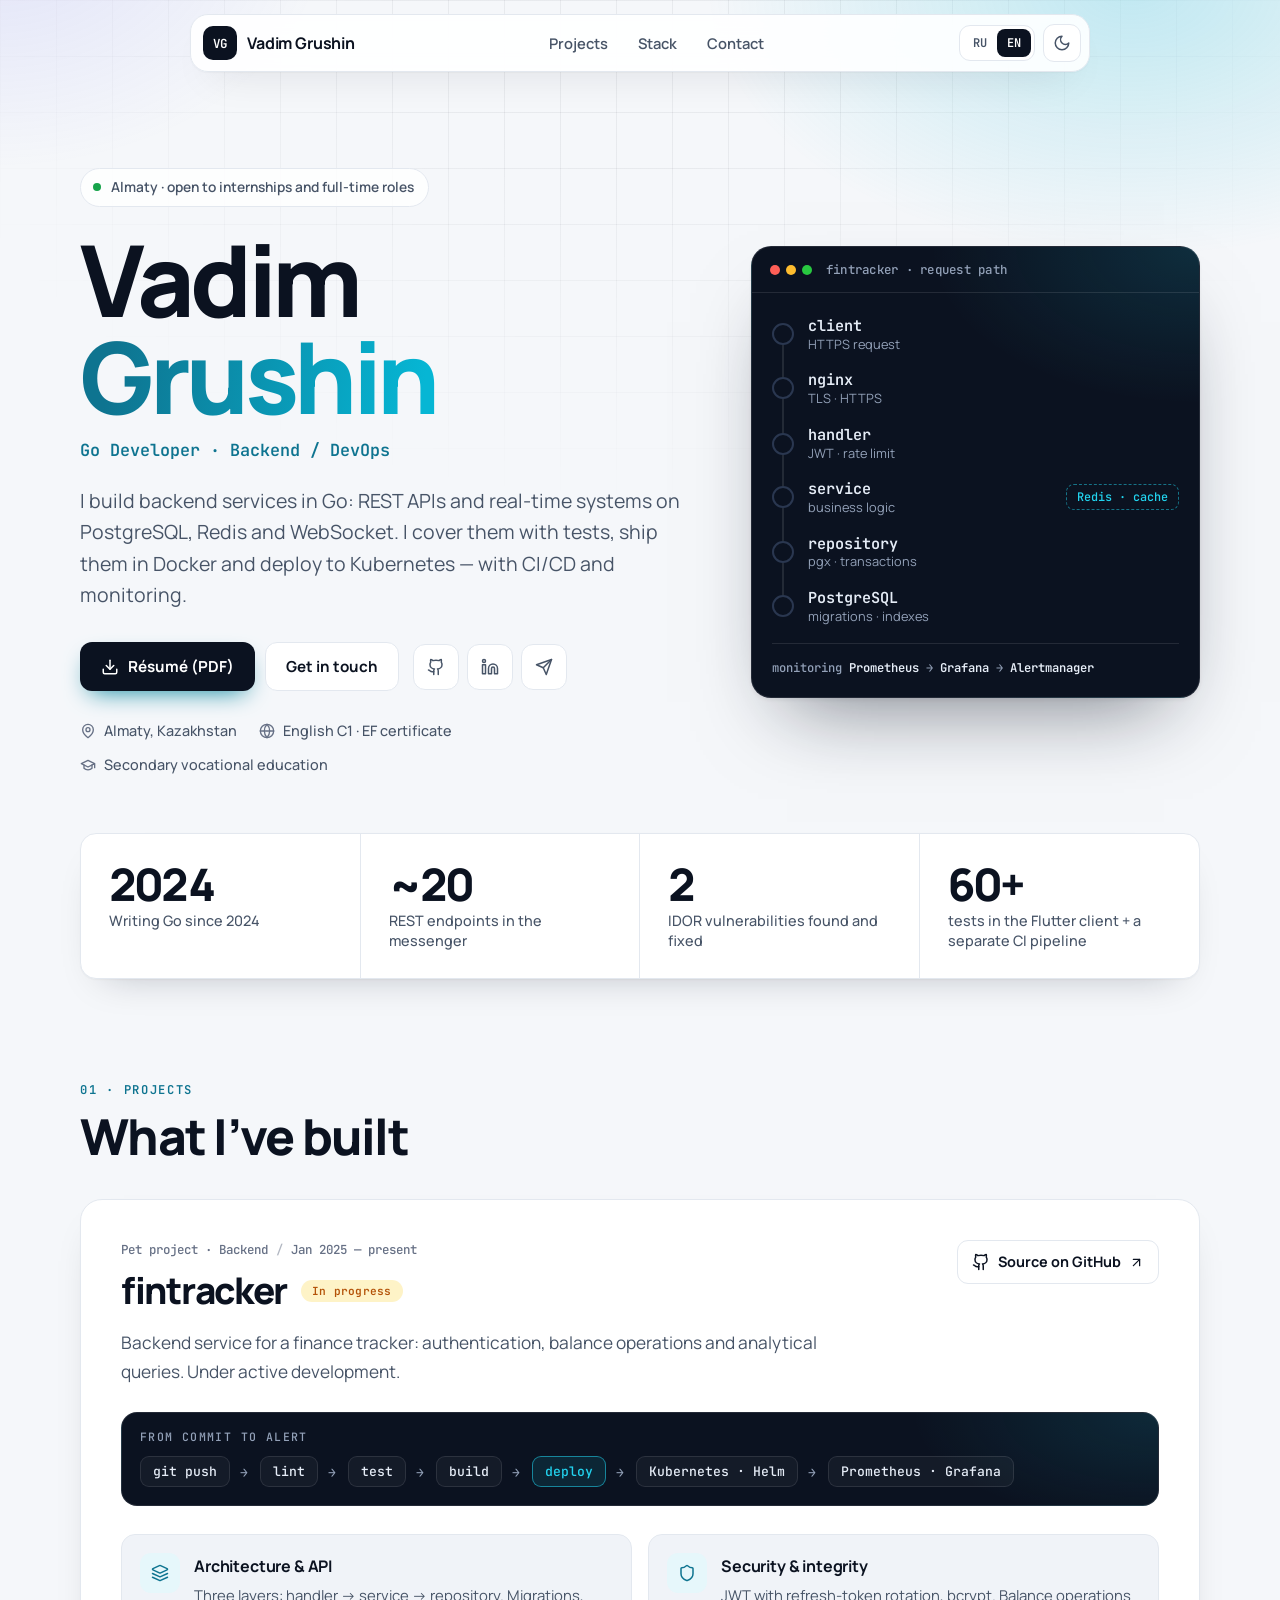
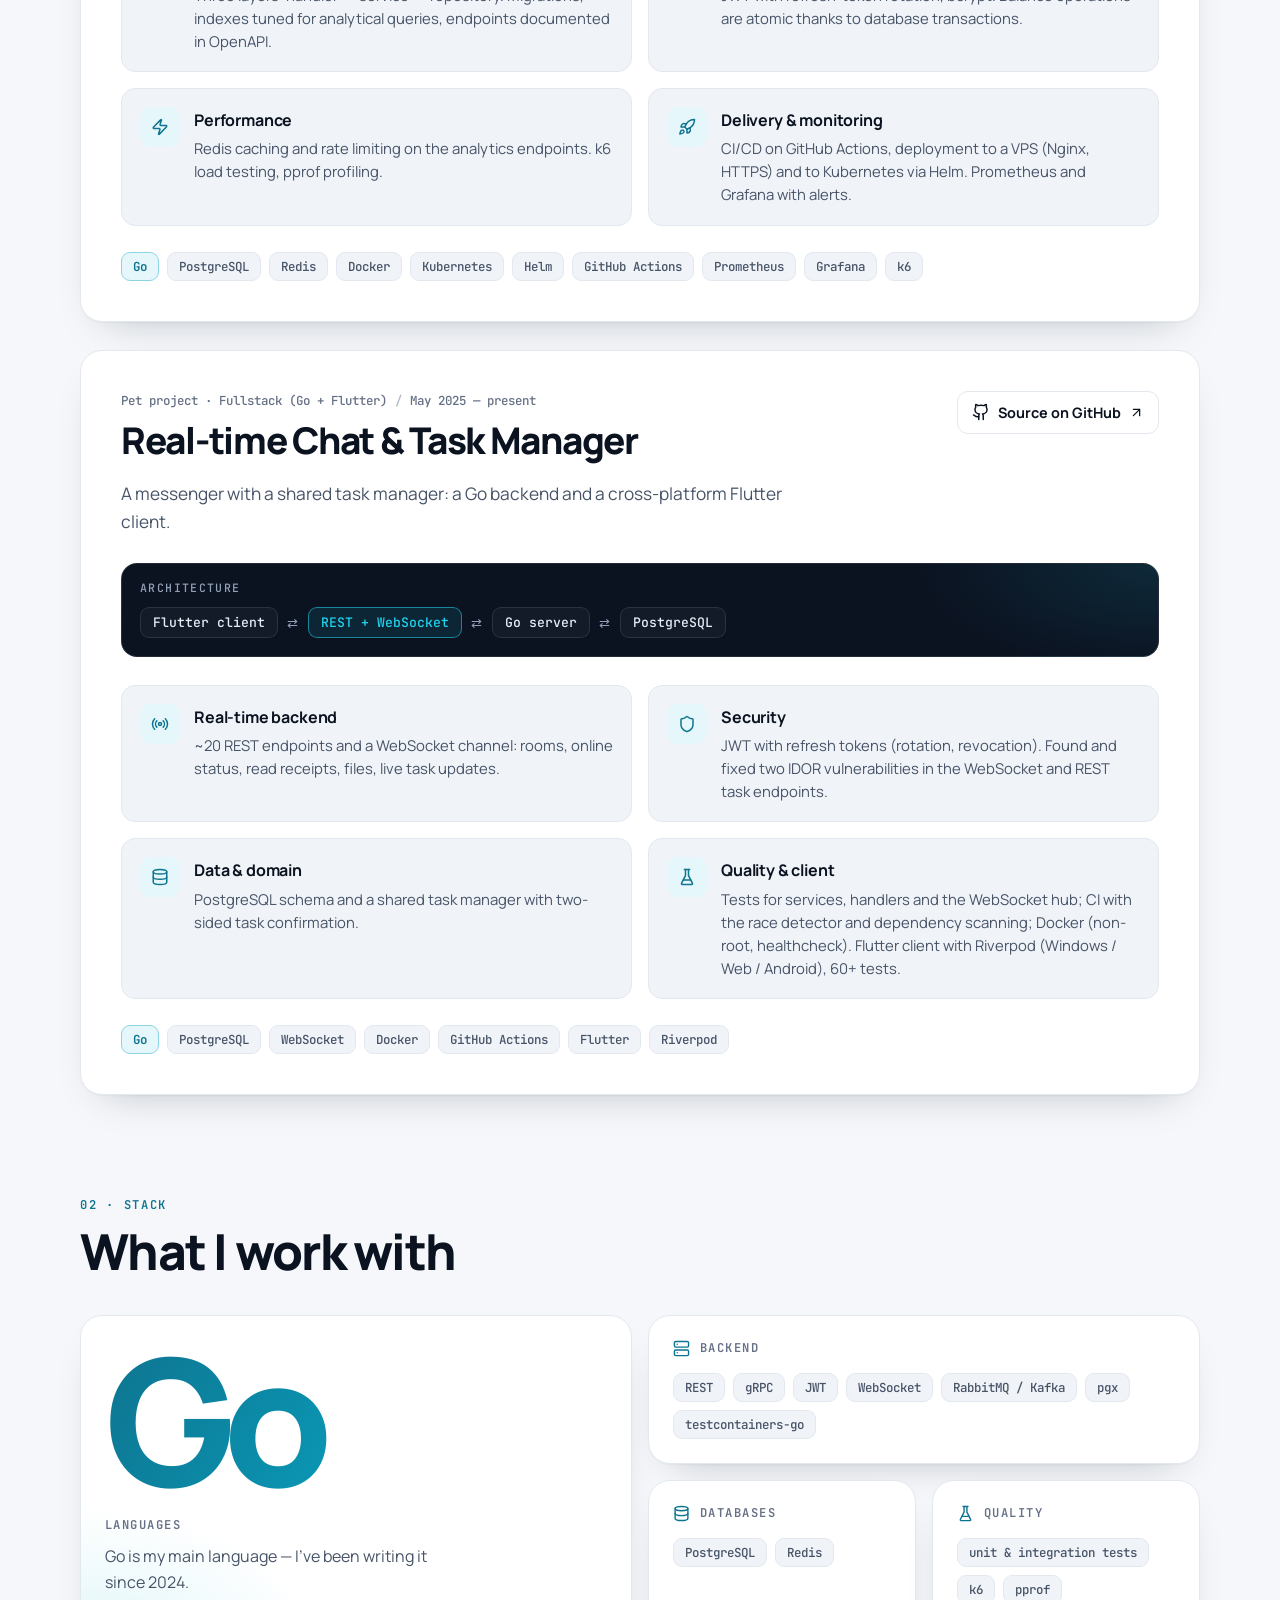
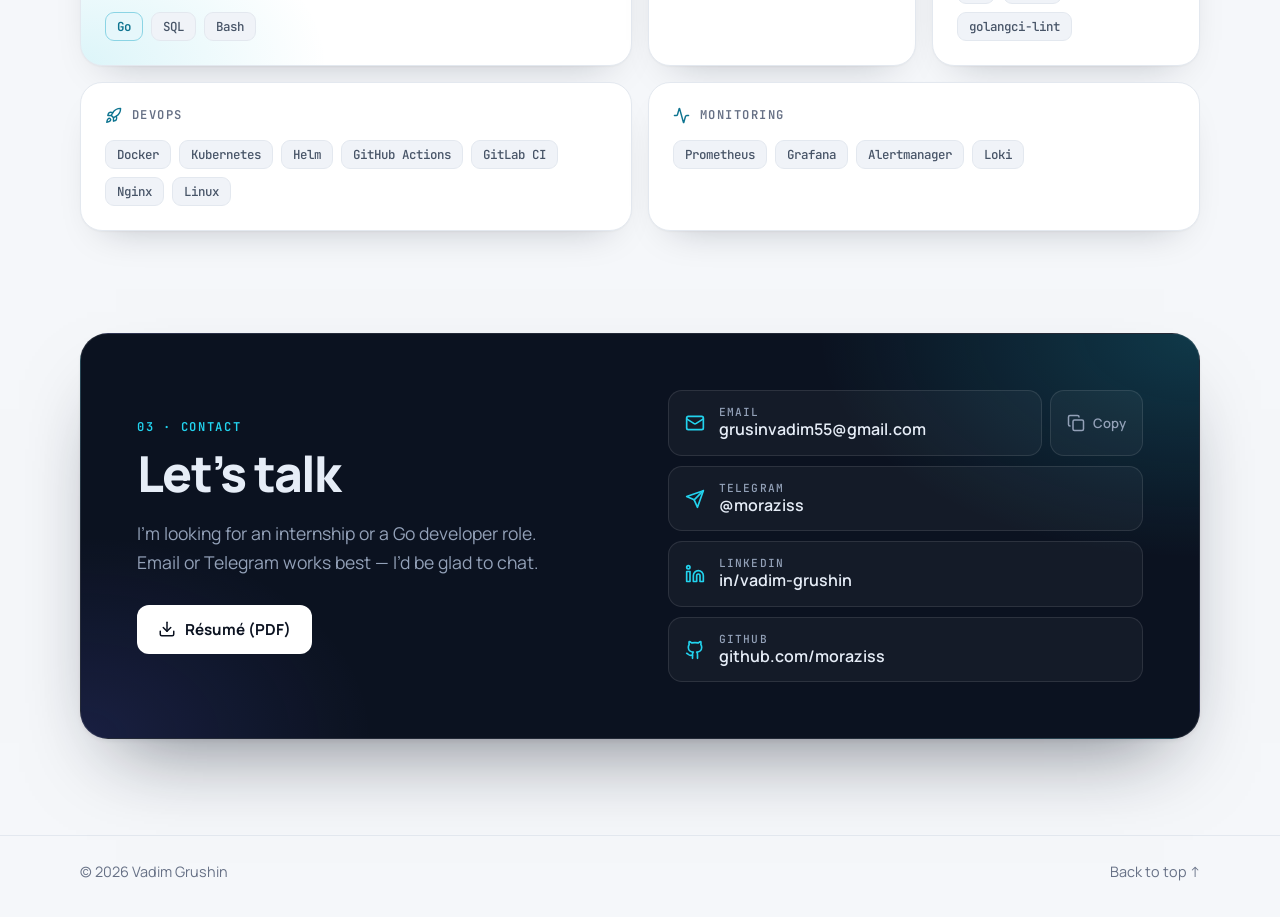
<file: index.html>
<!doctype html>
<html lang="ru">
<head>
  <meta charset="utf-8">
  <meta name="viewport" content="width=device-width, initial-scale=1">
  <title>Вадим Грушин — Go-разработчик (Backend / DevOps)</title>
  <meta name="description" content="Портфолио Вадима Грушина, Go-разработчика (Backend / DevOps) из Алматы: REST API, WebSocket, PostgreSQL, Redis, Docker, Kubernetes. Ищу стажировку или работу.">
  <meta name="theme-color" content="#f5f7fa">
  <link rel="canonical" href="https://vadimgrushin.dev/">
  <meta property="og:type" content="website">
  <meta property="og:site_name" content="Вадим Грушин">
  <meta property="og:url" content="https://vadimgrushin.dev/">
  <meta property="og:locale" content="ru_RU">
  <meta property="og:locale:alternate" content="en_US">
  <meta property="og:title" content="Вадим Грушин — Go-разработчик (Backend / DevOps)">
  <meta property="og:description" content="Backend на Go: REST API, WebSocket, PostgreSQL, Redis, Docker, Kubernetes, CI/CD. Ищу стажировку или работу.">
  <meta property="og:image" content="https://vadimgrushin.dev/assets/og-image.png">
  <meta property="og:image:width" content="1200">
  <meta property="og:image:height" content="630">
  <meta property="og:image:alt" content="Вадим Грушин, Go-разработчик: имя, роль и схема пути запроса через backend fintracker">
  <meta name="twitter:card" content="summary_large_image">
  <link rel="icon" href="assets/favicon.svg" type="image/svg+xml">
  <link rel="preconnect" href="https://fonts.googleapis.com">
  <link rel="preconnect" href="https://fonts.gstatic.com" crossorigin>
  <link rel="stylesheet" href="https://fonts.googleapis.com/css2?family=Manrope:wght@400;500;600;700;800&family=JetBrains+Mono:wght@500;600&display=swap">
  <link rel="stylesheet" href="style.css">
  <script>
    /* Set theme before first paint to avoid a flash. Light is the default; ?theme=dark|light overrides it. */
    (function () {
      var d = document.documentElement;
      d.classList.add('js');
      var query = new URLSearchParams(location.search);
      if (query.get('motion') === 'full') d.classList.add('force-motion'); /* preview animations even if the OS asks for reduced motion */
      var param = query.get('theme');
      try { d.dataset.theme = (param || localStorage.getItem('theme')) === 'dark' ? 'dark' : 'light'; }
      catch (e) { d.dataset.theme = param === 'dark' ? 'dark' : 'light'; }
    })();
  </script>
</head>
<body id="top">

  <!-- Icon sprite -->
  <svg width="0" height="0" style="position:absolute" aria-hidden="true" focusable="false">
    <symbol id="i-mail" viewBox="0 0 24 24"><rect width="20" height="16" x="2" y="4" rx="2"/><path d="m22 7-8.97 5.7a1.94 1.94 0 0 1-2.06 0L2 7"/></symbol>
    <symbol id="i-send" viewBox="0 0 24 24"><path d="m22 2-7 20-4-9-9-4Z"/><path d="M22 2 11 13"/></symbol>
    <symbol id="i-linkedin" viewBox="0 0 24 24"><path d="M16 8a6 6 0 0 1 6 6v7h-4v-7a2 2 0 0 0-2-2 2 2 0 0 0-2 2v7h-4v-7a6 6 0 0 1 6-6z"/><rect width="4" height="12" x="2" y="9"/><circle cx="4" cy="4" r="2"/></symbol>
    <symbol id="i-github" viewBox="0 0 24 24"><path d="M15 22v-4a4.8 4.8 0 0 0-1-3.5c3 0 6-2 6-5.5.08-1.25-.27-2.48-1-3.5.28-1.15.28-2.35 0-3.5 0 0-1 0-3 1.5-2.64-.5-5.36-.5-8 0C6 2 5 2 5 2c-.3 1.15-.3 2.35 0 3.5A5.403 5.403 0 0 0 4 9c0 3.5 3 5.5 6 5.5-.39.49-.68 1.05-.85 1.65-.17.6-.22 1.23-.15 1.85v4"/><path d="M9 18c-4.51 2-5-2-7-2"/></symbol>
    <symbol id="i-download" viewBox="0 0 24 24"><path d="M21 15v4a2 2 0 0 1-2 2H5a2 2 0 0 1-2-2v-4"/><polyline points="7 10 12 15 17 10"/><line x1="12" x2="12" y1="15" y2="3"/></symbol>
    <symbol id="i-arrow" viewBox="0 0 24 24"><path d="M7 7h10v10"/><path d="M7 17 17 7"/></symbol>
    <symbol id="i-copy" viewBox="0 0 24 24"><rect width="14" height="14" x="8" y="8" rx="2" ry="2"/><path d="M4 16c-1.1 0-2-.9-2-2V4c0-1.1.9-2 2-2h10c1.1 0 2 .9 2 2"/></symbol>
    <symbol id="i-check" viewBox="0 0 24 24"><path d="M20 6 9 17l-5-5"/></symbol>
    <symbol id="i-sun" viewBox="0 0 24 24"><circle cx="12" cy="12" r="4"/><path d="M12 2v2M12 20v2m-7.07-14.93 1.41 1.41m11.32 11.32 1.41 1.41M2 12h2m16 0h2M4.93 19.07l1.41-1.41m11.32-11.32 1.41-1.41"/></symbol>
    <symbol id="i-moon" viewBox="0 0 24 24"><path d="M12 3a6 6 0 0 0 9 9 9 9 0 1 1-9-9Z"/></symbol>
    <symbol id="i-pin" viewBox="0 0 24 24"><path d="M20 10c0 6-8 12-8 12s-8-6-8-12a8 8 0 0 1 16 0Z"/><circle cx="12" cy="10" r="3"/></symbol>
    <symbol id="i-globe" viewBox="0 0 24 24"><circle cx="12" cy="12" r="10"/><path d="M12 2a14.5 14.5 0 0 0 0 20 14.5 14.5 0 0 0 0-20"/><path d="M2 12h20"/></symbol>
    <symbol id="i-cap" viewBox="0 0 24 24"><path d="M22 10v6M2 10l10-5 10 5-10 5z"/><path d="M6 12v5c3 3 9 3 12 0v-5"/></symbol>
    <symbol id="i-shield" viewBox="0 0 24 24"><path d="M20 13c0 5-3.5 7.5-7.66 8.95a1 1 0 0 1-.67-.01C7.5 20.5 4 18 4 13V6a1 1 0 0 1 1-1c2 0 4.5-1.2 6.24-2.72a1.17 1.17 0 0 1 1.52 0C14.51 3.81 17 5 19 5a1 1 0 0 1 1 1z"/></symbol>
    <symbol id="i-layers" viewBox="0 0 24 24"><path d="m12.83 2.18a2 2 0 0 0-1.66 0L2.6 6.08a1 1 0 0 0 0 1.83l8.58 3.91a2 2 0 0 0 1.66 0l8.58-3.9a1 1 0 0 0 0-1.83Z"/><path d="m22 17.65-9.17 4.16a2 2 0 0 1-1.66 0L2 17.65"/><path d="m22 12.65-9.17 4.16a2 2 0 0 1-1.66 0L2 12.65"/></symbol>
    <symbol id="i-zap" viewBox="0 0 24 24"><path d="M4 14a1 1 0 0 1-.78-1.63l9.9-10.2a.5.5 0 0 1 .86.46l-1.92 6.02A1 1 0 0 0 13 10h7a1 1 0 0 1 .78 1.63l-9.9 10.2a.5.5 0 0 1-.86-.46l1.92-6.02A1 1 0 0 0 11 14z"/></symbol>
    <symbol id="i-rocket" viewBox="0 0 24 24"><path d="M4.5 16.5c-1.5 1.26-2 5-2 5s3.74-.5 5-2c.71-.84.7-2.13-.09-2.91a2.18 2.18 0 0 0-2.91-.09z"/><path d="m12 15-3-3a22 22 0 0 1 2-3.95A12.88 12.88 0 0 1 22 2c0 2.72-.78 7.5-6 11a22.35 22.35 0 0 1-4 2z"/><path d="M9 12H4s.55-3.03 2-4c1.62-1.08 5 0 5 0"/><path d="M12 15v5s3.03-.55 4-2c1.08-1.62 0-5 0-5"/></symbol>
    <symbol id="i-database" viewBox="0 0 24 24"><ellipse cx="12" cy="5" rx="9" ry="3"/><path d="M3 5V19A9 3 0 0 0 21 19V5"/><path d="M3 12A9 3 0 0 0 21 12"/></symbol>
    <symbol id="i-radio" viewBox="0 0 24 24"><path d="M4.9 19.1C1 15.2 1 8.8 4.9 4.9"/><path d="M7.8 16.2c-2.3-2.3-2.3-6.1 0-8.5"/><circle cx="12" cy="12" r="2"/><path d="M16.2 7.8c2.3 2.3 2.3 6.1 0 8.5"/><path d="M19.1 4.9C23 8.8 23 15.1 19.1 19"/></symbol>
    <symbol id="i-flask" viewBox="0 0 24 24"><path d="M10 2v7.527a2 2 0 0 1-.211.896L4.72 20.55a1 1 0 0 0 .9 1.45h12.76a1 1 0 0 0 .9-1.45l-5.069-10.127A2 2 0 0 1 14 9.527V2"/><path d="M8.5 2h7"/><path d="M7 16h10"/></symbol>
    <symbol id="i-activity" viewBox="0 0 24 24"><path d="M22 12h-2.48a2 2 0 0 0-1.93 1.46l-2.35 8.36a.25.25 0 0 1-.48 0L9.24 2.18a.25.25 0 0 0-.48 0l-2.35 8.36A2 2 0 0 1 4.49 12H2"/></symbol>
    <symbol id="i-server" viewBox="0 0 24 24"><rect width="20" height="8" x="2" y="2" rx="2" ry="2"/><rect width="20" height="8" x="2" y="14" rx="2" ry="2"/><line x1="6" x2="6.01" y1="6" y2="6"/><line x1="6" x2="6.01" y1="18" y2="18"/></symbol>
    <symbol id="i-terminal" viewBox="0 0 24 24"><polyline points="4 17 10 11 4 5"/><line x1="12" x2="20" y1="19" y2="19"/></symbol>
  </svg>

  <a class="skip-link" href="#projects" data-i18n="skip">Перейти к проектам</a>
  <div class="hero-bg" aria-hidden="true"></div>
  <div class="scroll-progress" aria-hidden="true"></div>

  <!-- Floating navigation -->
  <header class="nav-wrap">
    <div class="nav-pill intro">
      <a class="brand" href="#top" aria-label="Vadim Grushin">
        <span class="brand-mark">VG</span>
        <span class="brand-name">Vadim Grushin</span>
      </a>

      <nav class="nav-links" aria-label="Main">
        <span class="nav-indicator" aria-hidden="true"></span>
        <a href="#projects" data-i18n="nav-projects">Проекты</a>
        <a href="#stack" data-i18n="nav-stack">Стек</a>
        <a href="#contact" data-i18n="nav-contact">Контакты</a>
      </nav>

      <div class="controls">
        <div class="seg" role="group" data-i18n-aria="aria-lang" aria-label="Язык">
          <button type="button" data-lang="ru" aria-pressed="true">RU</button>
          <button type="button" data-lang="en" aria-pressed="false">EN</button>
        </div>
        <button type="button" class="icon-btn" id="theme-toggle" aria-pressed="false" data-i18n-aria="aria-theme" aria-label="Тёмная тема">
          <svg class="icon icon-moon" aria-hidden="true"><use href="#i-moon"/></svg>
          <svg class="icon icon-sun" aria-hidden="true"><use href="#i-sun"/></svg>
        </button>
      </div>
    </div>
  </header>

  <main>
    <!-- Hero -->
    <section class="hero container">
      <div class="hero-copy">
        <p class="status intro" style="--d: 0.05s"><span class="dot" aria-hidden="true"></span><span data-i18n="status">Алматы · открыт к стажировке и работе</span></p>
        <h1 data-i18n="name"><span class="mask" style="--m: 0"><span>Вадим</span></span> <span class="mask" style="--m: 1"><span class="grad">Грушин</span></span></h1>
        <p class="role intro" style="--d: 0.4s" data-i18n="role">Go-разработчик · Backend / DevOps</p>
        <p class="lead intro" style="--d: 0.5s" data-i18n="lead">Разрабатываю backend на Go: REST API и real-time сервисы на PostgreSQL, Redis и WebSocket. Покрываю тестами, упаковываю в Docker и разворачиваю в Kubernetes — с CI/CD и мониторингом.</p>

        <div class="actions intro" style="--d: 0.62s">
          <a class="btn btn-primary" href="assets/Grushin_Vadim_Go_Developer_RU.pdf" data-cv download>
            <svg class="icon" aria-hidden="true"><use href="#i-download"/></svg>
            <span data-i18n="cta-cv">Резюме (PDF)</span>
          </a>
          <a class="btn btn-ghost" href="#contact" data-i18n="cta-contact">Связаться</a>
          <span class="social">
            <a class="btn-icon" href="https://github.com/moraziss" target="_blank" rel="noopener" aria-label="GitHub"><svg class="icon" aria-hidden="true"><use href="#i-github"/></svg></a>
            <a class="btn-icon" href="https://www.linkedin.com/in/vadim-grushin-0a9a0b392" target="_blank" rel="noopener" aria-label="LinkedIn"><svg class="icon" aria-hidden="true"><use href="#i-linkedin"/></svg></a>
            <a class="btn-icon" href="https://t.me/moraziss" target="_blank" rel="noopener" aria-label="Telegram"><svg class="icon" aria-hidden="true"><use href="#i-send"/></svg></a>
          </span>
        </div>

        <ul class="meta intro" style="--d: 0.74s">
          <li><svg class="icon" aria-hidden="true"><use href="#i-pin"/></svg><span data-i18n="m-loc">Алматы, Казахстан</span></li>
          <li><svg class="icon" aria-hidden="true"><use href="#i-globe"/></svg><span data-i18n="m-eng">English C1 · сертификат EF</span></li>
          <li><svg class="icon" aria-hidden="true"><use href="#i-cap"/></svg><span data-i18n="m-edu">Среднее специальное</span></li>
        </ul>
      </div>

      <!-- Signature visual: the path of a request through fintracker -->
      <aside class="console intro" style="--d: 0.3s" aria-labelledby="console-title">
        <div class="console-bar">
          <span class="lights" aria-hidden="true"><i></i><i></i><i></i></span>
          <h2 class="console-title" id="console-title" data-i18n="con-title">fintracker · путь запроса</h2>
        </div>
        <ol class="trace">
          <li class="tnode" style="--i:0"><span class="tdot"></span><span class="tname">client</span><span class="tsub" data-i18n="t-client">HTTPS-запрос</span></li>
          <li class="tnode" style="--i:1"><span class="tdot"></span><span class="tname">nginx</span><span class="tsub">TLS · HTTPS</span></li>
          <li class="tnode" style="--i:2"><span class="tdot"></span><span class="tname">handler</span><span class="tsub">JWT · rate limit</span></li>
          <li class="tnode" style="--i:3"><span class="tdot"></span><span class="tname">service</span><span class="tsub" data-i18n="t-service">бизнес-логика</span><span class="tside">Redis · <span data-i18n="t-cache">кэш</span></span></li>
          <li class="tnode" style="--i:4"><span class="tdot"></span><span class="tname">repository</span><span class="tsub" data-i18n="t-repo">pgx · транзакции</span></li>
          <li class="tnode" style="--i:5"><span class="tdot"></span><span class="tname">PostgreSQL</span><span class="tsub" data-i18n="t-db">миграции · индексы</span></li>
        </ol>
        <p class="console-foot"><span data-i18n="con-mon">мониторинг</span> <b>Prometheus</b> → <b>Grafana</b> → <b>Alertmanager</b></p>
      </aside>
    </section>

    <!-- Key facts -->
    <section class="container">
      <ul class="stats reveal">
        <li><strong data-count="2024" data-from="2000">2024</strong><span data-i18n="st1">Пишу на Go с 2024 года</span></li>
        <li><strong data-count="20" data-pre="~">~20</strong><span data-i18n="st2">REST-эндпоинтов в мессенджере</span></li>
        <li><strong data-count="2">2</strong><span data-i18n="st3">IDOR-уязвимости найдены и закрыты</span></li>
        <li><strong data-count="60" data-post="+">60+</strong><span data-i18n="st4">тестов в Flutter-клиенте + отдельный CI</span></li>
      </ul>
    </section>

    <!-- Projects -->
    <section class="section container" id="projects">
      <p class="eyebrow reveal" data-i18n="p-eyebrow">01 · Проекты</p>
      <h2 class="reveal" data-i18n="p-title">Что я сделал</h2>

      <div class="projects">
        <article class="project card spot reveal">
          <header class="project-head">
            <div>
              <p class="kicker"><span data-i18n="p1-kind">Pet-проект · Backend</span><span class="sep">/</span><span data-i18n="p1-date">Январь 2025 — по настоящее время</span></p>
              <h3>fintracker <span class="badge badge-wip" data-i18n="p1-badge">В разработке</span></h3>
            </div>
            <a class="link-btn" href="https://github.com/moraziss/fintracker" target="_blank" rel="noopener">
              <svg class="icon" aria-hidden="true"><use href="#i-github"/></svg>
              <span data-i18n="p-code">Код на GitHub</span>
              <svg class="icon icon-arrow" aria-hidden="true"><use href="#i-arrow"/></svg>
            </a>
          </header>

          <p class="project-desc" data-i18n="p1-desc">Backend-сервис финансового трекера: аутентификация, операции с балансом и аналитические запросы. Проект в активной разработке.</p>

          <div class="diagram">
            <p class="diagram-label" data-i18n="p1-dlabel">От коммита до алерта</p>
            <ol class="dflow">
              <li data-a="→">git push</li>
              <li data-a="→">lint</li>
              <li data-a="→">test</li>
              <li data-a="→">build</li>
              <li data-a="→" class="hl">deploy</li>
              <li data-a="→">Kubernetes · Helm</li>
              <li>Prometheus · Grafana</li>
            </ol>
          </div>

          <ul class="features">
            <li class="feature">
              <span class="f-icon"><svg class="icon" aria-hidden="true"><use href="#i-layers"/></svg></span>
              <div><h4 data-i18n="p1-f1t">Архитектура и API</h4><p data-i18n="p1-f1">Три слоя: handler → service → repository. Миграции, индексы под аналитические запросы, эндпоинты описаны в OpenAPI.</p></div>
            </li>
            <li class="feature">
              <span class="f-icon"><svg class="icon" aria-hidden="true"><use href="#i-shield"/></svg></span>
              <div><h4 data-i18n="p1-f2t">Безопасность и целостность</h4><p data-i18n="p1-f2">JWT с ротацией refresh-токенов, bcrypt. Операции с балансом атомарны благодаря транзакциям.</p></div>
            </li>
            <li class="feature">
              <span class="f-icon"><svg class="icon" aria-hidden="true"><use href="#i-zap"/></svg></span>
              <div><h4 data-i18n="p1-f3t">Производительность</h4><p data-i18n="p1-f3">Кэширование и rate limiting на Redis для аналитических эндпоинтов. Нагрузочное тестирование k6, профилирование pprof.</p></div>
            </li>
            <li class="feature">
              <span class="f-icon"><svg class="icon" aria-hidden="true"><use href="#i-rocket"/></svg></span>
              <div><h4 data-i18n="p1-f4t">Доставка и мониторинг</h4><p data-i18n="p1-f4">CI/CD на GitHub Actions, деплой на VPS (Nginx, HTTPS) и в Kubernetes через Helm. Prometheus и Grafana с алертами.</p></div>
            </li>
          </ul>

          <ul class="tags" aria-label="Stack">
            <li class="core">Go</li><li>PostgreSQL</li><li>Redis</li><li>Docker</li><li>Kubernetes</li><li>Helm</li><li>GitHub Actions</li><li>Prometheus</li><li>Grafana</li><li>k6</li>
          </ul>
        </article>

        <article class="project card spot reveal">
          <header class="project-head">
            <div>
              <p class="kicker"><span data-i18n="p2-kind">Pet-проект · Fullstack (Go + Flutter)</span><span class="sep">/</span><span data-i18n="p2-date">Май 2025 — по настоящее время</span></p>
              <h3>Real-time Chat &amp; Task Manager</h3>
            </div>
            <a class="link-btn" href="https://github.com/moraziss/realtime_chat_app" target="_blank" rel="noopener">
              <svg class="icon" aria-hidden="true"><use href="#i-github"/></svg>
              <span data-i18n="p-code">Код на GitHub</span>
              <svg class="icon icon-arrow" aria-hidden="true"><use href="#i-arrow"/></svg>
            </a>
          </header>

          <p class="project-desc" data-i18n="p2-desc">Мессенджер с совместным менеджером задач: backend на Go и кроссплатформенный клиент на Flutter.</p>

          <div class="diagram">
            <p class="diagram-label" data-i18n="p2-dlabel">Архитектура</p>
            <ol class="dflow">
              <li data-a="⇄" data-i18n="p2-d1">Flutter-клиент</li>
              <li data-a="⇄" class="hl">REST + WebSocket</li>
              <li data-a="⇄" data-i18n="p2-d2">Go-сервер</li>
              <li>PostgreSQL</li>
            </ol>
          </div>

          <ul class="features">
            <li class="feature">
              <span class="f-icon"><svg class="icon" aria-hidden="true"><use href="#i-radio"/></svg></span>
              <div><h4 data-i18n="p2-f1t">Real-time backend</h4><p data-i18n="p2-f1">~20 REST-эндпоинтов и WebSocket-канал: комнаты, онлайн-статус, прочтение, файлы, live-обновления задач.</p></div>
            </li>
            <li class="feature">
              <span class="f-icon"><svg class="icon" aria-hidden="true"><use href="#i-shield"/></svg></span>
              <div><h4 data-i18n="p2-f2t">Безопасность</h4><p data-i18n="p2-f2">JWT с refresh-токенами (ротация, отзыв). Найдены и закрыты две IDOR-уязвимости в WebSocket- и REST-эндпоинтах задач.</p></div>
            </li>
            <li class="feature">
              <span class="f-icon"><svg class="icon" aria-hidden="true"><use href="#i-database"/></svg></span>
              <div><h4 data-i18n="p2-f3t">Данные и домен</h4><p data-i18n="p2-f3">Схема PostgreSQL и совместный task-менеджер с двусторонним подтверждением задач.</p></div>
            </li>
            <li class="feature">
              <span class="f-icon"><svg class="icon" aria-hidden="true"><use href="#i-flask"/></svg></span>
              <div><h4 data-i18n="p2-f4t">Качество и клиент</h4><p data-i18n="p2-f4">Тесты сервисов, хендлеров и WS-хаба; CI с race-детектором и сканированием зависимостей; Docker (non-root, healthcheck). Flutter-клиент на Riverpod (Windows / Web / Android), 60+ тестов.</p></div>
            </li>
          </ul>

          <ul class="tags" aria-label="Stack">
            <li class="core">Go</li><li>PostgreSQL</li><li>WebSocket</li><li>Docker</li><li>GitHub Actions</li><li>Flutter</li><li>Riverpod</li>
          </ul>
        </article>
      </div>
    </section>

    <!-- Stack -->
    <section class="section container" id="stack">
      <p class="eyebrow reveal" data-i18n="s-eyebrow">02 · Стек</p>
      <h2 class="reveal" data-i18n="s-title">Чем я работаю</h2>

      <div class="bento">
        <div class="tile tile-go card spot reveal">
          <span class="go-glyph" aria-hidden="true">Go</span>
          <div>
            <h3 data-i18n="sk-lang">Языки</h3>
            <p class="tile-note" data-i18n="sk-go">Основной язык — Go, пишу на нём с 2024 года.</p>
            <ul class="tags"><li class="core">Go</li><li>SQL</li><li>Bash</li></ul>
          </div>
        </div>

        <div class="tile tile-backend card spot reveal">
          <h3><svg class="icon" aria-hidden="true"><use href="#i-server"/></svg>Backend</h3>
          <ul class="tags"><li>REST</li><li>gRPC</li><li>JWT</li><li>WebSocket</li><li>RabbitMQ / Kafka</li><li>pgx</li><li>testcontainers-go</li></ul>
        </div>

        <div class="tile tile-db card spot reveal">
          <h3><svg class="icon" aria-hidden="true"><use href="#i-database"/></svg><span data-i18n="sk-db">Базы данных</span></h3>
          <ul class="tags"><li>PostgreSQL</li><li>Redis</li></ul>
        </div>

        <div class="tile tile-qa card spot reveal">
          <h3><svg class="icon" aria-hidden="true"><use href="#i-flask"/></svg><span data-i18n="sk-qa">Качество</span></h3>
          <ul class="tags"><li data-i18n="sk-tests">unit- и integration-тесты</li><li>k6</li><li>pprof</li><li>golangci-lint</li></ul>
        </div>

        <div class="tile tile-devops card spot reveal">
          <h3><svg class="icon" aria-hidden="true"><use href="#i-rocket"/></svg>DevOps</h3>
          <ul class="tags"><li>Docker</li><li>Kubernetes</li><li>Helm</li><li>GitHub Actions</li><li>GitLab CI</li><li>Nginx</li><li>Linux</li></ul>
        </div>

        <div class="tile tile-mon card spot reveal">
          <h3><svg class="icon" aria-hidden="true"><use href="#i-activity"/></svg><span data-i18n="sk-mon">Мониторинг</span></h3>
          <ul class="tags"><li>Prometheus</li><li>Grafana</li><li>Alertmanager</li><li>Loki</li></ul>
        </div>
      </div>
    </section>

    <!-- Contact -->
    <section class="section container" id="contact">
      <div class="cta reveal">
        <div class="cta-copy">
          <p class="eyebrow eyebrow-light" data-i18n="c-eyebrow">03 · Контакты</p>
          <h2 data-i18n="c-title">Давайте поговорим</h2>
          <p class="cta-text" data-i18n="c-text">Ищу стажировку или позицию Go-разработчика. Напишите на почту или в Telegram — буду рад обсудить.</p>
          <a class="btn btn-light" href="assets/Grushin_Vadim_Go_Developer_RU.pdf" data-cv download>
            <svg class="icon" aria-hidden="true"><use href="#i-download"/></svg>
            <span data-i18n="cta-cv">Резюме (PDF)</span>
          </a>
        </div>

        <ul class="contact-list">
          <li class="contact-row">
            <a class="contact-item" href="mailto:grusinvadim55@gmail.com">
              <svg class="icon" aria-hidden="true"><use href="#i-mail"/></svg>
              <span class="contact-label"><small data-i18n="c-mail">Почта</small><span>grusinvadim55@gmail.com</span></span>
            </a>
            <button type="button" class="copy-btn" data-copy="grusinvadim55@gmail.com">
              <svg class="icon icon-copy" aria-hidden="true"><use href="#i-copy"/></svg>
              <svg class="icon icon-check" aria-hidden="true"><use href="#i-check"/></svg>
              <span data-copy-label>Копировать</span>
            </button>
          </li>
          <li>
            <a class="contact-item" href="https://t.me/moraziss" target="_blank" rel="noopener">
              <svg class="icon" aria-hidden="true"><use href="#i-send"/></svg>
              <span class="contact-label"><small>Telegram</small><span>@moraziss</span></span>
            </a>
          </li>
          <li>
            <a class="contact-item" href="https://www.linkedin.com/in/vadim-grushin-0a9a0b392" target="_blank" rel="noopener">
              <svg class="icon" aria-hidden="true"><use href="#i-linkedin"/></svg>
              <span class="contact-label"><small>LinkedIn</small><span>in/vadim-grushin</span></span>
            </a>
          </li>
          <li>
            <a class="contact-item" href="https://github.com/moraziss" target="_blank" rel="noopener">
              <svg class="icon" aria-hidden="true"><use href="#i-github"/></svg>
              <span class="contact-label"><small>GitHub</small><span>github.com/moraziss</span></span>
            </a>
          </li>
        </ul>
      </div>
    </section>
  </main>

  <footer class="site-footer">
    <div class="container foot">
      <span>© <span id="year">2026</span> <span data-i18n="name-plain">Вадим Грушин</span></span>
      <a href="#top" data-i18n="to-top">Наверх ↑</a>
    </div>
  </footer>

  <div class="sr-only" role="status" aria-live="polite" id="live"></div>

  <script src="main.js"></script>
</body>
</html>
</file>
<file: style.css>
/* ---------- Tokens ---------- */
:root {
  color-scheme: light;
  --bg: #f5f7fa;
  --surface: #ffffff;
  --surface-2: #f0f3f8;
  --text: #0b1220;
  --muted: #475467;
  --faint: #667085;
  --border: #e3e8ef;
  --border-strong: #cfd7e2;

  --accent: #0e7490;          /* text / icons on light surfaces */
  --accent-bright: #06b6d4;   /* glows and decoration only */
  --accent-soft: #e6f7fb;

  --btn-bg: #0b1220;
  --btn-text: #ffffff;
  --btn-hover: #1c2a46;

  --ok: #16a34a;
  --warn: #b45309;
  --warn-bg: #fef3c7;

  /* dark "console" surfaces keep the same look in both themes */
  --panel: #0b1220;
  --panel-2: #111a2e;
  --panel-text: #e6edf7;
  --panel-muted: #93a1b8;
  --panel-line: rgb(255 255 255 / 0.1);
  --panel-accent: #22d3ee;

  --grid: rgb(11 18 32 / 0.055);
  --shadow-md: 0 1px 2px rgb(11 18 32 / 0.04), 0 18px 40px -24px rgb(11 18 32 / 0.28);
  --shadow-lg: 0 2px 4px rgb(11 18 32 / 0.06), 0 40px 80px -36px rgb(11 18 32 / 0.55);

  --radius: 16px;
  --maxw: 1120px;
  --gutter: 20px;
  --font: "Manrope", system-ui, -apple-system, "Segoe UI", Roboto, "Helvetica Neue", Arial, sans-serif;
  --mono: "JetBrains Mono", ui-monospace, SFMono-Regular, Menlo, Consolas, monospace;
}

:root[data-theme="dark"] {
  color-scheme: dark;
  --bg: #070b12;
  --surface: #0e1520;
  --surface-2: #131c2a;
  --text: #eaf0f8;
  --muted: #a3b0c4;
  --faint: #7d8aa0;
  --border: #1d2736;
  --border-strong: #2a3750;

  --accent: #22d3ee;
  --accent-bright: #22d3ee;
  --accent-soft: #0b2530;

  --btn-bg: #22d3ee;
  --btn-text: #04222f;
  --btn-hover: #67e8f9;

  --ok: #4ade80;
  --warn: #fbbf24;
  --warn-bg: #2a2110;

  --panel: #0a1019;
  --panel-2: #101a29;

  --grid: rgb(255 255 255 / 0.05);
  --shadow-md: 0 1px 2px rgb(0 0 0 / 0.3), 0 20px 44px -26px rgb(0 0 0 / 0.8);
  --shadow-lg: 0 2px 4px rgb(0 0 0 / 0.4), 0 40px 80px -36px rgb(0 0 0 / 0.9);
}

@media (min-width: 720px) {
  :root { --gutter: 32px; }
}

/* ---------- Base ---------- */
*, *::before, *::after { box-sizing: border-box; }

html {
  scroll-behavior: smooth;
  scroll-padding-top: 96px;
  -webkit-text-size-adjust: 100%;
}

body {
  position: relative;
  margin: 0;
  background: var(--bg);
  color: var(--text);
  font: 400 16px/1.65 var(--font);
  -webkit-font-smoothing: antialiased;
  text-rendering: optimizeLegibility;
  overflow-x: hidden;
  overflow-x: clip;
}

svg { display: block; }
a { color: inherit; }
h1, h2, h3, h4, p, ul, ol, dl { margin: 0; }
ul, ol { padding: 0; list-style: none; }

:focus-visible {
  outline: 2px solid var(--accent);
  outline-offset: 3px;
  border-radius: 6px;
}

.container {
  width: min(100% - 2 * var(--gutter), var(--maxw));
  margin-inline: auto;
}

.icon {
  width: 18px;
  height: 18px;
  flex: none;
  fill: none;
  stroke: currentColor;
  stroke-width: 2;
  stroke-linecap: round;
  stroke-linejoin: round;
}

.sr-only {
  position: absolute;
  width: 1px;
  height: 1px;
  overflow: hidden;
  clip-path: inset(50%);
  white-space: nowrap;
}

.skip-link {
  position: absolute;
  left: 16px;
  top: -60px;
  z-index: 100;
  padding: 10px 14px;
  border-radius: 8px;
  background: var(--text);
  color: var(--bg);
  font-weight: 600;
  text-decoration: none;
}
.skip-link:focus { top: 12px; }

/* ---------- Background: grid + aurora ---------- */
.hero-bg {
  position: absolute;
  inset: 0 0 auto 0;
  height: min(1000px, 130vh);
  z-index: -1;
  pointer-events: none;
  overflow: hidden;
}
.hero-bg::before {
  content: "";
  position: absolute;
  inset: 0;
  background-image:
    linear-gradient(var(--grid) 1px, transparent 1px),
    linear-gradient(90deg, var(--grid) 1px, transparent 1px);
  background-size: 56px 56px;
  -webkit-mask-image: radial-gradient(ellipse 75% 65% at 50% 0%, #000 25%, transparent 78%);
  mask-image: radial-gradient(ellipse 75% 65% at 50% 0%, #000 25%, transparent 78%);
}
.hero-bg::after {
  content: "";
  position: absolute;
  inset: -10% -10% 0 -10%;
  background:
    radial-gradient(38rem 24rem at 82% 8%, color-mix(in srgb, var(--accent-bright) 22%, transparent), transparent 70%),
    radial-gradient(30rem 22rem at 8% 2%, color-mix(in srgb, #6366f1 14%, transparent), transparent 70%);
  animation: drift 18s ease-in-out infinite alternate;
}
@keyframes drift {
  from { transform: translate3d(0, 0, 0) scale(1); }
  to   { transform: translate3d(-2%, 3%, 0) scale(1.06); }
}

/* ---------- Floating nav ---------- */
.nav-wrap {
  position: fixed;
  top: 14px;
  left: 0;
  right: 0;
  z-index: 50;
  display: flex;
  justify-content: center;
  padding-inline: var(--gutter);
  pointer-events: none;
}

.nav-pill {
  pointer-events: auto;
  display: flex;
  align-items: center;
  justify-content: space-between;
  gap: 16px;
  width: min(100%, 900px);
  padding: 8px 8px 8px 12px;
  border: 1px solid var(--border);
  border-radius: 18px;
  background: color-mix(in srgb, var(--surface) 90%, transparent);
  -webkit-backdrop-filter: saturate(1.5) blur(16px);
  backdrop-filter: saturate(1.5) blur(16px);
  box-shadow: var(--shadow-md);
}

.brand {
  display: flex;
  align-items: center;
  gap: 10px;
  font-weight: 700;
  letter-spacing: -0.01em;
  text-decoration: none;
}
.brand-mark {
  display: grid;
  place-items: center;
  width: 34px;
  height: 34px;
  border-radius: 10px;
  background: var(--btn-bg);
  color: var(--btn-text);
  font: 600 0.78rem var(--mono);
}

.nav-links { display: none; gap: 2px; }
.nav-links a {
  padding: 8px 14px;
  border-radius: 10px;
  color: var(--muted);
  font-size: 0.92rem;
  font-weight: 600;
  text-decoration: none;
  transition: color 0.15s, background 0.15s;
}
.nav-links a:hover { color: var(--text); }
.nav-links a[aria-current="true"] { color: var(--text); background: var(--surface-2); }

.controls { display: flex; align-items: center; gap: 8px; }

.seg {
  display: inline-flex;
  padding: 3px;
  border: 1px solid var(--border);
  border-radius: 11px;
  background: var(--surface);
}
.seg button {
  border: 0;
  border-radius: 8px;
  padding: 6px 10px;
  background: transparent;
  color: var(--muted);
  font: 600 0.75rem var(--mono);
  cursor: pointer;
  transition: background 0.15s, color 0.15s;
}
.seg button:hover { color: var(--text); }
.seg button[aria-pressed="true"] { background: var(--btn-bg); color: var(--btn-text); }

.icon-btn {
  display: grid;
  place-items: center;
  width: 38px;
  height: 38px;
  border: 1px solid var(--border);
  border-radius: 11px;
  background: var(--surface);
  color: var(--muted);
  cursor: pointer;
  transition: color 0.15s, border-color 0.15s;
}
.icon-btn:hover { color: var(--text); border-color: var(--border-strong); }
.icon-btn .icon-sun { display: none; }
:root[data-theme="dark"] .icon-btn .icon-sun { display: block; }
:root[data-theme="dark"] .icon-btn .icon-moon { display: none; }

@media (min-width: 760px) { .nav-links { display: flex; } }
@media (max-width: 340px) { .brand-name { display: none; } }

/* ---------- Hero ---------- */
.hero {
  display: grid;
  gap: 48px;
  padding: clamp(112px, 15vw, 168px) 0 clamp(32px, 5vw, 56px);
}
@media (min-width: 960px) {
  .hero { grid-template-columns: minmax(0, 1.15fr) minmax(0, 0.85fr); gap: 64px; align-items: center; }
}

.status {
  display: inline-flex;
  align-items: center;
  gap: 10px;
  padding: 7px 14px 7px 12px;
  border: 1px solid var(--border);
  border-radius: 999px;
  background: color-mix(in srgb, var(--surface) 80%, transparent);
  color: var(--muted);
  font-size: 0.86rem;
  font-weight: 600;
}
.dot {
  width: 8px;
  height: 8px;
  border-radius: 50%;
  background: var(--ok);
  animation: pulse 2.4s ease-out infinite;
}
@keyframes pulse {
  0%   { box-shadow: 0 0 0 0 color-mix(in srgb, var(--ok) 55%, transparent); }
  70%  { box-shadow: 0 0 0 9px transparent; }
  100% { box-shadow: 0 0 0 0 transparent; }
}

h1 {
  margin: 24px 0 14px;
  font-size: clamp(3.1rem, 8.6vw, 6.2rem);
  line-height: 0.98;
  letter-spacing: -0.045em;
  font-weight: 800;
}
.grad {
  background: linear-gradient(100deg, var(--accent) 10%, var(--accent-bright) 95%);
  -webkit-background-clip: text;
  background-clip: text;
  -webkit-text-fill-color: transparent;
  color: transparent;
}

.role {
  font: 600 1.05rem var(--mono);
  color: var(--accent);
}

.lead {
  max-width: 54ch;
  margin: 24px 0 32px;
  color: var(--muted);
  font-size: clamp(1.05rem, 2vw, 1.22rem);
  line-height: 1.6;
}

.actions { display: flex; flex-wrap: wrap; align-items: center; gap: 10px; }

.btn {
  display: inline-flex;
  align-items: center;
  gap: 9px;
  padding: 13px 20px;
  border: 1px solid transparent;
  border-radius: 12px;
  font: 700 0.95rem var(--font);
  text-decoration: none;
  cursor: pointer;
  transition: background 0.15s, border-color 0.15s, transform 0.15s, box-shadow 0.15s;
}
.btn:active { transform: translateY(1px); }
.btn-primary {
  background: var(--btn-bg);
  color: var(--btn-text);
  box-shadow: 0 10px 24px -10px color-mix(in srgb, var(--accent-bright) 70%, var(--btn-bg));
}
.btn-primary:hover { background: var(--btn-hover); }
.btn-ghost { background: var(--surface); border-color: var(--border); }
.btn-ghost:hover { border-color: var(--border-strong); }
.btn-light { background: #ffffff; color: #0b1220; }
.btn-light:hover { background: #e6edf7; }

.social { display: inline-flex; gap: 8px; }
@media (min-width: 640px) { .social { margin-left: 4px; } }
.btn-icon {
  display: grid;
  place-items: center;
  width: 46px;
  height: 46px;
  border: 1px solid var(--border);
  border-radius: 12px;
  background: var(--surface);
  color: var(--muted);
  transition: color 0.15s, border-color 0.15s, transform 0.15s;
}
.btn-icon:hover { color: var(--text); border-color: var(--border-strong); transform: translateY(-2px); }

.meta {
  display: flex;
  flex-wrap: wrap;
  gap: 10px 22px;
  margin-top: 28px;
  color: var(--muted);
  font-size: 0.9rem;
  font-weight: 500;
}
.meta li { display: inline-flex; align-items: center; gap: 8px; }
.meta .icon { width: 16px; height: 16px; color: var(--faint); }

/* ---------- Hero console (signature visual) ---------- */
.console {
  position: relative;
  overflow: hidden;
  border: 1px solid var(--panel-line);
  border-radius: 20px;
  background:
    radial-gradient(24rem 14rem at 100% 0%, rgb(34 211 238 / 0.14), transparent 70%),
    var(--panel);
  color: var(--panel-text);
  box-shadow: var(--shadow-lg);
}

.console-bar {
  display: flex;
  align-items: center;
  gap: 14px;
  padding: 14px 18px;
  border-bottom: 1px solid var(--panel-line);
}
.lights { display: inline-flex; gap: 6px; }
.lights i { width: 10px; height: 10px; border-radius: 50%; background: rgb(255 255 255 / 0.16); }
.lights i:nth-child(1) { background: #ff5f57; }
.lights i:nth-child(2) { background: #febc2e; }
.lights i:nth-child(3) { background: #28c840; }
.console-title {
  font: 500 0.78rem var(--mono);
  color: var(--panel-muted);
  letter-spacing: 0.02em;
}

.trace { padding: 14px 20px 6px; }

.tnode {
  position: relative;
  display: grid;
  grid-template-columns: 22px minmax(0, 1fr) auto;
  grid-template-areas: "dot name side" "dot sub side";
  column-gap: 14px;
  align-items: center;
  padding: 9px 0;
}
.tnode::before { /* vertical rail */
  content: "";
  position: absolute;
  left: 10px;
  top: 50%;
  bottom: -50%;
  width: 2px;
  background: var(--panel-line);
}
.tnode:last-child::before { display: none; }
.tnode::after { /* row highlight */
  content: "";
  position: absolute;
  inset: 3px -10px;
  border-radius: 12px;
  background: rgb(34 211 238 / 0.09);
  opacity: 0;
  animation: row 7.5s ease-in-out infinite;
  animation-delay: calc(var(--i) * 0.7s);
}

.tdot {
  grid-area: dot;
  position: relative;
  z-index: 1;
  width: 22px;
  height: 22px;
  border-radius: 50%;
  border: 2px solid #2a3750;
  background: var(--panel);
  animation: dot 7.5s ease-in-out infinite;
  animation-delay: calc(var(--i) * 0.7s);
}
.tname {
  grid-area: name;
  position: relative;
  z-index: 1;
  font: 600 0.95rem var(--mono);
  line-height: 1.3;
}
.tsub {
  grid-area: sub;
  position: relative;
  z-index: 1;
  color: var(--panel-muted);
  font-size: 0.8rem;
  line-height: 1.3;
}
.tside {
  grid-area: side;
  position: relative;
  z-index: 1;
  padding: 4px 10px;
  border: 1px dashed rgb(34 211 238 / 0.5);
  border-radius: 8px;
  color: var(--panel-accent);
  font: 500 0.74rem var(--mono);
  white-space: nowrap;
}

@keyframes dot {
  0%, 18%, 100% { border-color: #2a3750; background: var(--panel); box-shadow: none; }
  4%, 12% { border-color: var(--panel-accent); background: var(--panel-accent); box-shadow: 0 0 0 5px rgb(34 211 238 / 0.18), 0 0 18px rgb(34 211 238 / 0.8); }
}
@keyframes row {
  0%, 18%, 100% { opacity: 0; }
  4%, 12% { opacity: 1; }
}

.console-foot {
  margin: 4px 20px 0;
  padding: 14px 0 18px;
  border-top: 1px solid var(--panel-line);
  color: var(--panel-muted);
  font: 500 0.76rem/1.7 var(--mono);
}
.console-foot b { color: var(--panel-text); font-weight: 600; }

/* ---------- Stats ---------- */
.stats {
  display: grid;
  grid-template-columns: repeat(2, minmax(0, 1fr));
  overflow: hidden;
  border: 1px solid var(--border);
  border-radius: var(--radius);
  background: var(--surface);
  box-shadow: var(--shadow-md);
}
.stats li {
  display: flex;
  flex-direction: column;
  gap: 4px;
  padding: 22px 22px;
  border-right: 1px solid var(--border);
  border-bottom: 1px solid var(--border);
}
.stats li:nth-child(2n) { border-right: 0; }
.stats li:nth-last-child(-n + 2) { border-bottom: 0; }
.stats strong {
  font-size: clamp(2rem, 4.5vw, 2.8rem);
  line-height: 1.05;
  letter-spacing: -0.04em;
  font-weight: 800;
}
.stats span { color: var(--muted); font-size: 0.9rem; font-weight: 500; line-height: 1.45; }

@media (min-width: 860px) {
  .stats { grid-template-columns: repeat(4, minmax(0, 1fr)); }
  .stats li { border-bottom: 0; border-right: 1px solid var(--border); padding: 26px 28px; }
  .stats li:nth-child(2n) { border-right: 1px solid var(--border); }
  .stats li:last-child { border-right: 0; }
}

/* ---------- Sections ---------- */
.section { padding: clamp(56px, 8vw, 104px) 0 0; }

.eyebrow {
  margin-bottom: 12px;
  font: 600 0.76rem var(--mono);
  letter-spacing: 0.14em;
  text-transform: uppercase;
  color: var(--accent);
}
.eyebrow-light { color: var(--panel-accent); }

.section h2,
.cta h2 {
  margin-bottom: 36px;
  font-size: clamp(2rem, 5vw, 3.1rem);
  line-height: 1.08;
  letter-spacing: -0.035em;
  font-weight: 800;
}

/* ---------- Cards + cursor spotlight ---------- */
.card {
  position: relative;
  isolation: isolate;
  border: 1px solid var(--border);
  border-radius: calc(var(--radius) + 6px);
  background: var(--surface);
  box-shadow: var(--shadow-md);
  transition: border-color 0.25s, transform 0.25s;
}
.spot::before {
  content: "";
  position: absolute;
  inset: 0;
  z-index: -1;
  border-radius: inherit;
  background: radial-gradient(420px circle at var(--mx, 50%) var(--my, 50%), color-mix(in srgb, var(--accent-bright) 16%, transparent), transparent 62%);
  opacity: 0;
  transition: opacity 0.3s;
}
@media (hover: hover) {
  .spot:hover::before { opacity: 1; }
  .card:hover { border-color: color-mix(in srgb, var(--accent-bright) 45%, var(--border)); }
}

/* ---------- Projects ---------- */
.projects { display: grid; gap: 28px; }

.project { padding: clamp(22px, 4vw, 40px); }

.project-head {
  display: flex;
  flex-wrap: wrap;
  align-items: flex-start;
  justify-content: space-between;
  gap: 16px;
}
.kicker {
  margin-bottom: 10px;
  font: 500 0.78rem/1.6 var(--mono);
  color: var(--faint);
}
.kicker .sep { margin: 0 8px; opacity: 0.5; }

.project h3 {
  display: flex;
  flex-wrap: wrap;
  align-items: center;
  gap: 8px 14px;
  font-size: clamp(1.6rem, 3.6vw, 2.3rem);
  line-height: 1.12;
  letter-spacing: -0.035em;
  font-weight: 800;
}

.badge {
  padding: 4px 11px;
  border-radius: 999px;
  font: 600 0.7rem var(--mono);
  letter-spacing: 0.02em;
}
.badge-wip { background: var(--warn-bg); color: var(--warn); }

.link-btn {
  display: inline-flex;
  align-items: center;
  gap: 8px;
  padding: 9px 14px;
  border: 1px solid var(--border);
  border-radius: 11px;
  background: var(--surface);
  font-size: 0.9rem;
  font-weight: 700;
  text-decoration: none;
  transition: border-color 0.15s, color 0.15s, background 0.15s;
}
.link-btn:hover { border-color: var(--accent); color: var(--accent); }
.link-btn .icon-arrow { width: 15px; height: 15px; transition: transform 0.2s; }
.link-btn:hover .icon-arrow { transform: translate(2px, -2px); }

.project-desc {
  max-width: 64ch;
  margin-top: 18px;
  color: var(--muted);
  font-size: 1.08rem;
}

.diagram {
  margin: 26px 0 28px;
  padding: 16px 18px 18px;
  border: 1px solid var(--panel-line);
  border-radius: 16px;
  background:
    radial-gradient(22rem 10rem at 100% 0%, rgb(34 211 238 / 0.12), transparent 70%),
    var(--panel);
  color: var(--panel-text);
}
.diagram-label {
  margin-bottom: 12px;
  font: 500 0.72rem var(--mono);
  letter-spacing: 0.12em;
  text-transform: uppercase;
  color: var(--panel-muted);
}
.dflow { display: flex; flex-wrap: wrap; align-items: center; gap: 10px 30px; font: 500 0.82rem var(--mono); }
.dflow li {
  position: relative;
  padding: 6px 12px;
  border: 1px solid var(--panel-line);
  border-radius: 9px;
  background: rgb(255 255 255 / 0.04);
}
.dflow li[data-a]::after { /* the arrow always trails its own chip, so it never starts a wrapped line */
  content: attr(data-a);
  position: absolute;
  left: 100%;
  top: 50%;
  width: 30px;
  transform: translateY(-50%);
  text-align: center;
  color: var(--panel-muted);
}
.dflow li.hl {
  border-color: rgb(34 211 238 / 0.55);
  background: rgb(34 211 238 / 0.1);
  color: var(--panel-accent);
}

.features {
  display: grid;
  gap: 14px;
  margin-bottom: 26px;
}
@media (min-width: 760px) { .features { grid-template-columns: repeat(2, minmax(0, 1fr)); gap: 16px; } }

.feature {
  display: flex;
  gap: 14px;
  padding: 18px;
  border: 1px solid var(--border);
  border-radius: 14px;
  background: var(--surface-2);
  transition: border-color 0.2s, background 0.2s;
}
.feature:hover { border-color: var(--border-strong); background: var(--surface); }
.f-icon {
  display: grid;
  place-items: center;
  flex: none;
  width: 40px;
  height: 40px;
  border-radius: 11px;
  background: var(--accent-soft);
  color: var(--accent);
}
.feature h4 { margin-bottom: 4px; font-size: 1rem; font-weight: 700; letter-spacing: -0.01em; }
.feature p { color: var(--muted); font-size: 0.93rem; line-height: 1.55; }

.tags { display: flex; flex-wrap: wrap; gap: 8px; }
.tags li {
  padding: 5px 11px;
  border: 1px solid var(--border);
  border-radius: 9px;
  background: var(--surface-2);
  color: var(--muted);
  font: 500 0.78rem var(--mono);
}
.tags .core {
  border-color: color-mix(in srgb, var(--accent-bright) 40%, var(--border));
  background: var(--accent-soft);
  color: var(--accent);
  font-weight: 600;
}

/* ---------- Stack (bento) ---------- */
.bento { display: grid; gap: 16px; }
@media (min-width: 720px) {
  .bento { grid-template-columns: repeat(2, minmax(0, 1fr)); }
  .tile-go { grid-column: 1 / -1; }
}
@media (min-width: 1000px) {
  .bento { grid-template-columns: repeat(4, minmax(0, 1fr)); }
  .tile-go { grid-column: span 2; grid-row: span 2; }
  .tile-backend { grid-column: span 2; }
  .tile-db, .tile-qa { grid-column: span 1; }
  .tile-devops, .tile-mon { grid-column: span 2; }
}

.tile { display: flex; flex-direction: column; gap: 16px; padding: 24px; }
.tile h3 {
  display: flex;
  align-items: center;
  gap: 10px;
  font: 600 0.76rem var(--mono);
  letter-spacing: 0.12em;
  text-transform: uppercase;
  color: var(--faint);
}
.tile h3 .icon { width: 17px; height: 17px; color: var(--accent); }

.tile-go {
  justify-content: space-between;
  overflow: hidden;
  background:
    radial-gradient(22rem 14rem at 0% 100%, color-mix(in srgb, var(--accent-bright) 14%, transparent), transparent 70%),
    var(--surface);
}
.go-glyph {
  font-size: clamp(6rem, 17vw, 11rem);
  line-height: 0.9;
  letter-spacing: -0.07em;
  font-weight: 800;
  background: linear-gradient(120deg, var(--accent) 0%, var(--accent-bright) 100%);
  -webkit-background-clip: text;
  background-clip: text;
  -webkit-text-fill-color: transparent;
  color: transparent;
}
.tile-note { margin: 10px 0 16px; color: var(--muted); max-width: 34ch; }

/* ---------- Contact ---------- */
.cta {
  position: relative;
  display: grid;
  gap: 36px;
  overflow: hidden;
  padding: clamp(28px, 5vw, 56px);
  border: 1px solid var(--panel-line);
  border-radius: 28px;
  background:
    radial-gradient(34rem 20rem at 100% 0%, rgb(34 211 238 / 0.2), transparent 70%),
    radial-gradient(26rem 18rem at 0% 100%, rgb(99 102 241 / 0.16), transparent 70%),
    var(--panel);
  color: var(--panel-text);
  box-shadow: var(--shadow-lg);
}
@media (min-width: 900px) {
  .cta { grid-template-columns: 1fr 1fr; gap: 56px; align-items: center; }
}
.cta h2 { margin-bottom: 18px; }
.cta-text { max-width: 40ch; margin-bottom: 28px; color: var(--panel-muted); font-size: 1.1rem; }

.contact-list { display: grid; gap: 10px; }
.contact-list > li:not(.contact-row) { display: flex; }
.contact-row { display: flex; gap: 8px; }

.contact-item {
  display: flex;
  flex: 1;
  align-items: center;
  gap: 14px;
  min-width: 0;
  padding: 14px 16px;
  border: 1px solid var(--panel-line);
  border-radius: 14px;
  background: rgb(255 255 255 / 0.04);
  text-decoration: none;
  transition: border-color 0.15s, background 0.15s;
}
.contact-item:hover { border-color: rgb(34 211 238 / 0.6); background: rgb(34 211 238 / 0.07); }
.contact-item > .icon { width: 20px; height: 20px; color: var(--panel-accent); }
.contact-label { display: grid; min-width: 0; line-height: 1.35; font-weight: 600; }
.contact-label small {
  font: 500 0.7rem var(--mono);
  letter-spacing: 0.1em;
  text-transform: uppercase;
  color: var(--panel-muted);
}
.contact-label span { overflow-wrap: anywhere; }

.copy-btn {
  display: inline-flex;
  align-items: center;
  gap: 8px;
  padding: 0 16px;
  border: 1px solid var(--panel-line);
  border-radius: 14px;
  background: rgb(255 255 255 / 0.04);
  color: var(--panel-muted);
  font: 600 0.82rem var(--font);
  cursor: pointer;
  transition: color 0.15s, border-color 0.15s;
}
.copy-btn:hover { color: var(--panel-text); border-color: rgb(255 255 255 / 0.3); }
.copy-btn .icon-check { display: none; }
.copy-btn.is-copied { color: #4ade80; border-color: #4ade80; }
.copy-btn.is-copied .icon-copy { display: none; }
.copy-btn.is-copied .icon-check { display: block; }

@media (max-width: 520px) {
  .copy-btn [data-copy-label] { display: none; }
  .copy-btn { padding: 0 14px; }
}

/* ---------- Footer ---------- */
.site-footer { margin-top: clamp(56px, 8vw, 96px); border-top: 1px solid var(--border); color: var(--faint); font-size: 0.9rem; }
.foot { display: flex; justify-content: space-between; gap: 16px; padding: 24px 0 32px; }
.foot a { text-decoration: none; }
.foot a:hover { color: var(--text); }

/* ---------- Reveal on scroll (only when JS is on) ---------- */
.js .reveal {
  opacity: 0;
  transform: translateY(18px);
  transition: opacity 0.7s ease, transform 0.7s cubic-bezier(0.2, 0.7, 0.2, 1);
}
.js .reveal.is-in { opacity: 1; transform: none; }

/* =====================================================================
   Motion: intro, scroll choreography, view transitions.
   Pure progressive enhancement. Without JS everything is visible, and
   prefers-reduced-motion switches all of it off (see the end of this block).
   ===================================================================== */

/* ---- Scroll progress bar ---- */
.scroll-progress {
  position: fixed;
  inset: 0 0 auto 0;
  z-index: 60;
  height: 3px;
  background: linear-gradient(90deg, var(--accent-bright), #6366f1);
  transform: scaleX(0);
  transform-origin: 0 50%;
  pointer-events: none;
  will-change: transform;
}
.hero-bg { will-change: transform; }

/* ---- Intro choreography (JS adds .is-ready, then .intro-done) ---- */
@keyframes intro-fallback { to { opacity: 1; } }
@keyframes mask-fallback { to { translate: 0 0; } }
@keyframes intro      { from { opacity: 0; translate: 0 28px;  filter: blur(8px); }  to { opacity: 1; translate: 0 0; filter: blur(0); } }
@keyframes intro-down { from { opacity: 0; translate: 0 -24px; filter: blur(6px); }  to { opacity: 1; translate: 0 0; filter: blur(0); } }
@keyframes intro-console {
  from { opacity: 0; translate: 0 48px; scale: 0.94; filter: blur(10px); }
  to   { opacity: 1; translate: 0 0;    scale: 1;    filter: blur(0); }
}
@keyframes mask-up { from { translate: 0 112%; } to { translate: 0 0; } }
@keyframes t-in    { from { opacity: 0; translate: -14px 0; } to { opacity: 1; translate: 0 0; } }

.js .intro { opacity: 0; animation: intro-fallback 0s 2.5s forwards; }
.is-ready .intro { animation: intro 0.95s cubic-bezier(0.2, 0.7, 0.2, 1) var(--d, 0s) both; }
.is-ready .nav-pill.intro { animation-name: intro-down; }
.is-ready .console.intro { animation-name: intro-console; animation-duration: 1.25s; }

/* The headline is revealed word by word from under a mask. */
.mask {
  display: inline-block;
  overflow: hidden;
  vertical-align: top;
  padding: 0 0.03em 0.14em;
  margin: 0 -0.03em -0.14em;
}
.mask > span { display: inline-block; }
.js .mask > span { translate: 0 112%; animation: mask-fallback 0s 2.5s forwards; }
.is-ready .mask > span { animation: mask-up 1.1s cubic-bezier(0.2, 0.8, 0.2, 1) calc(0.12s + var(--m, 0) * 0.14s) both; }

/* The trace in the console boots node by node. */
.js .tnode { opacity: 0; animation: intro-fallback 0s 2.5s forwards; }
.is-ready .tnode { animation: t-in 0.7s cubic-bezier(0.2, 0.7, 0.2, 1) calc(0.65s + var(--i, 0) * 0.09s) both; }

/* Once the intro has played, drop the animations so hover/tilt/parallax can take over. */
.intro-done .intro,
.intro-done .tnode { animation: none !important; opacity: 1 !important; filter: none !important; }
.intro-done .mask > span { animation: none !important; translate: 0 0 !important; opacity: 1 !important; }

/* ---- Section titles rise and come into focus ----
   (No clip-path on the title itself: IntersectionObserver would see an empty box and never reveal it.) */
.js h2.reveal {
  opacity: 0;
  transform: translateY(0.45em);
  filter: blur(10px);
  transition: opacity 0.8s ease, transform 0.9s cubic-bezier(0.2, 0.7, 0.2, 1), filter 0.9s ease;
}
.js h2.reveal.is-in { opacity: 1; transform: none; filter: blur(0); }

/* ---- Cards: lift in, then stagger their contents ---- */
.js .card.reveal {
  transition: opacity 0.8s ease, transform 0.8s cubic-bezier(0.2, 0.7, 0.2, 1), border-color 0.25s;
}
.js .project.reveal { transform: translateY(32px) scale(0.985); }
.js .project.reveal.is-in { transform: none; }

@keyframes rise { from { opacity: 0; translate: 0 16px; } to { opacity: 1; translate: 0 0; } }
@keyframes pop  { from { opacity: 0; translate: 0 6px; scale: 0.9; } to { opacity: 1; translate: 0 0; scale: 1; } }

.js .reveal:not(.is-in) .feature,
.js .reveal:not(.is-in) .tags li,
.js .stats:not(.is-in) li { opacity: 0; }

.reveal.is-in .feature { animation: rise 0.75s cubic-bezier(0.2, 0.7, 0.2, 1) calc(0.2s + var(--i, 0) * 90ms) both; }
.reveal.is-in .tags li { animation: pop 0.55s cubic-bezier(0.3, 1.4, 0.5, 1) calc(0.45s + var(--i, 0) * 35ms) both; }
.stats.is-in li        { animation: rise 0.8s cubic-bezier(0.2, 0.7, 0.2, 1) calc(var(--i, 0) * 110ms) both; }
.feature:hover { transform: translateY(-3px); }
.feature { transition: border-color 0.2s, background 0.2s, transform 0.25s cubic-bezier(0.2, 0.7, 0.2, 1); }
.stats strong { font-variant-numeric: tabular-nums; }

/* ---- Diagrams "run" when scrolled into view ---- */
@keyframes node-in {
  0%   { opacity: 0; transform: translateY(10px) scale(0.92); }
  55%  { opacity: 1; transform: none; border-color: rgb(34 211 238 / 0.9); box-shadow: 0 0 0 4px rgb(34 211 238 / 0.15), 0 0 22px rgb(34 211 238 / 0.5); }
  100% { opacity: 1; transform: none; box-shadow: none; }
}
.js .diagram:not(.run) .dflow li { opacity: 0; }
.diagram.run .dflow li { animation: node-in 0.7s cubic-bezier(0.2, 0.7, 0.2, 1) calc(var(--i, 0) * 120ms) both; }

/* ---- Navigation: a sliding indicator instead of snapping backgrounds ---- */
.nav-links { position: relative; }
.nav-links a { position: relative; z-index: 1; }
.nav-links a[aria-current="true"] { background: transparent; }
.nav-indicator {
  position: absolute;
  top: 50%;
  left: 0;
  z-index: 0;
  width: 0;
  height: 36px;
  margin-top: -18px;
  border-radius: 10px;
  background: var(--surface-2);
  opacity: 0;
  pointer-events: none;
  transition: transform 0.45s cubic-bezier(0.2, 0.8, 0.2, 1), width 0.45s cubic-bezier(0.2, 0.8, 0.2, 1), opacity 0.25s;
}
.nav-links.no-anim .nav-indicator { transition: opacity 0.25s; }

/* ---- Console: 3D tilt with a glare that follows the pointer ---- */
.console { transition: transform 0.6s cubic-bezier(0.2, 0.7, 0.2, 1); }
.console.is-tilting {
  transform: perspective(1100px) rotateX(var(--rx, 0deg)) rotateY(var(--ry, 0deg));
  transition: transform 0.12s linear;
}
.console::after {
  content: "";
  position: absolute;
  inset: 0;
  z-index: 2;
  border-radius: inherit;
  background: radial-gradient(360px circle at var(--gx, 50%) var(--gy, 0%), rgb(255 255 255 / 0.09), transparent 60%);
  opacity: 0;
  transition: opacity 0.3s;
  pointer-events: none;
}
.console:hover::after { opacity: 1; }

/* ---- Magnetic buttons spring back with a little overshoot ---- */
.hero .btn, .hero .btn-icon, .link-btn, .btn-light {
  transition: transform 0.55s cubic-bezier(0.2, 1.4, 0.4, 1), background 0.15s, border-color 0.15s, color 0.15s, box-shadow 0.15s;
}

/* ---- View Transitions: theme = circular reveal, language = blur cross-fade ---- */
::view-transition-old(root), ::view-transition-new(root) { animation: none; mix-blend-mode: normal; }
::view-transition-old(root) { z-index: 1; }
::view-transition-new(root) { z-index: 2; }
@keyframes vt-out { to { opacity: 0; filter: blur(8px); } }
@keyframes vt-in  { from { opacity: 0; filter: blur(8px); } }
[data-vt="lang"]::view-transition-old(root) { animation: vt-out 0.3s ease both; }
[data-vt="lang"]::view-transition-new(root) { animation: vt-in 0.45s ease both; }

/* ---- Reduced motion: "gentle mode" ----
   Visitors whose OS asks for reduced motion keep the fades and glows but lose everything
   that moves: slides, zoom, blur, parallax, tilt, loops and big transitions.
   ?motion=full puts .force-motion on <html> to preview the full version anyway. */
@media (prefers-reduced-motion: reduce) {
  @keyframes g-fade { from { opacity: 0; } to { opacity: 1; } }
  @keyframes g-node {
    0%   { opacity: 0; }
    55%  { opacity: 1; border-color: rgb(34 211 238 / 0.9); box-shadow: 0 0 0 4px rgb(34 211 238 / 0.15), 0 0 22px rgb(34 211 238 / 0.5); }
    100% { opacity: 1; box-shadow: none; }
  }
  @keyframes g-vt-out { to { opacity: 0; } }
  @keyframes g-vt-in  { from { opacity: 0; } }

  html:not(.force-motion) { scroll-behavior: auto; }

  /* looping and pulsing decoration stays off */
  .js:not(.force-motion) .dot,
  .js:not(.force-motion) .hero-bg::after,
  .js:not(.force-motion) .tdot,
  .js:not(.force-motion) .tnode::after { animation: none; }
  .js:not(.force-motion) .tdot { border-color: var(--panel-accent); }

  /* intro: fade only (same delays and durations, no translate / scale / blur) */
  .is-ready:not(.force-motion) .intro,
  .is-ready:not(.force-motion) .nav-pill.intro,
  .is-ready:not(.force-motion) .console.intro,
  .is-ready:not(.force-motion) .tnode { animation-name: g-fade; }
  .js:not(.force-motion) .mask > span { translate: 0 0; opacity: 0; animation: intro-fallback 0s 2.5s forwards; }
  .is-ready:not(.force-motion) .mask > span { animation: g-fade 1s ease calc(0.12s + var(--m, 0) * 0.14s) both; }

  /* scroll reveals: fade only */
  .js:not(.force-motion) .reveal,
  .js:not(.force-motion) .project.reveal { transform: none; }
  .js:not(.force-motion) h2.reveal { transform: none; filter: none; transition: opacity 0.8s ease; }
  .js:not(.force-motion) .reveal.is-in .feature,
  .js:not(.force-motion) .reveal.is-in .tags li,
  .js:not(.force-motion) .stats.is-in li { animation-name: g-fade; }
  .js:not(.force-motion) .diagram.run .dflow li { animation-name: g-node; }

  /* no tilt, no hover lift, no sliding nav indicator */
  .js:not(.force-motion) .console,
  .js:not(.force-motion) .console.is-tilting { transform: none; }
  .js:not(.force-motion) .feature:hover { transform: none; }
  .js:not(.force-motion) .nav-indicator { transition: opacity 0.25s; }

  /* theme and language switches: a plain cross-fade */
  :root:not(.force-motion)[data-vt]::view-transition-old(root) { animation: g-vt-out 0.25s ease both !important; }
  :root:not(.force-motion)[data-vt]::view-transition-new(root) { animation: g-vt-in 0.35s ease both !important; }
}
</file>
